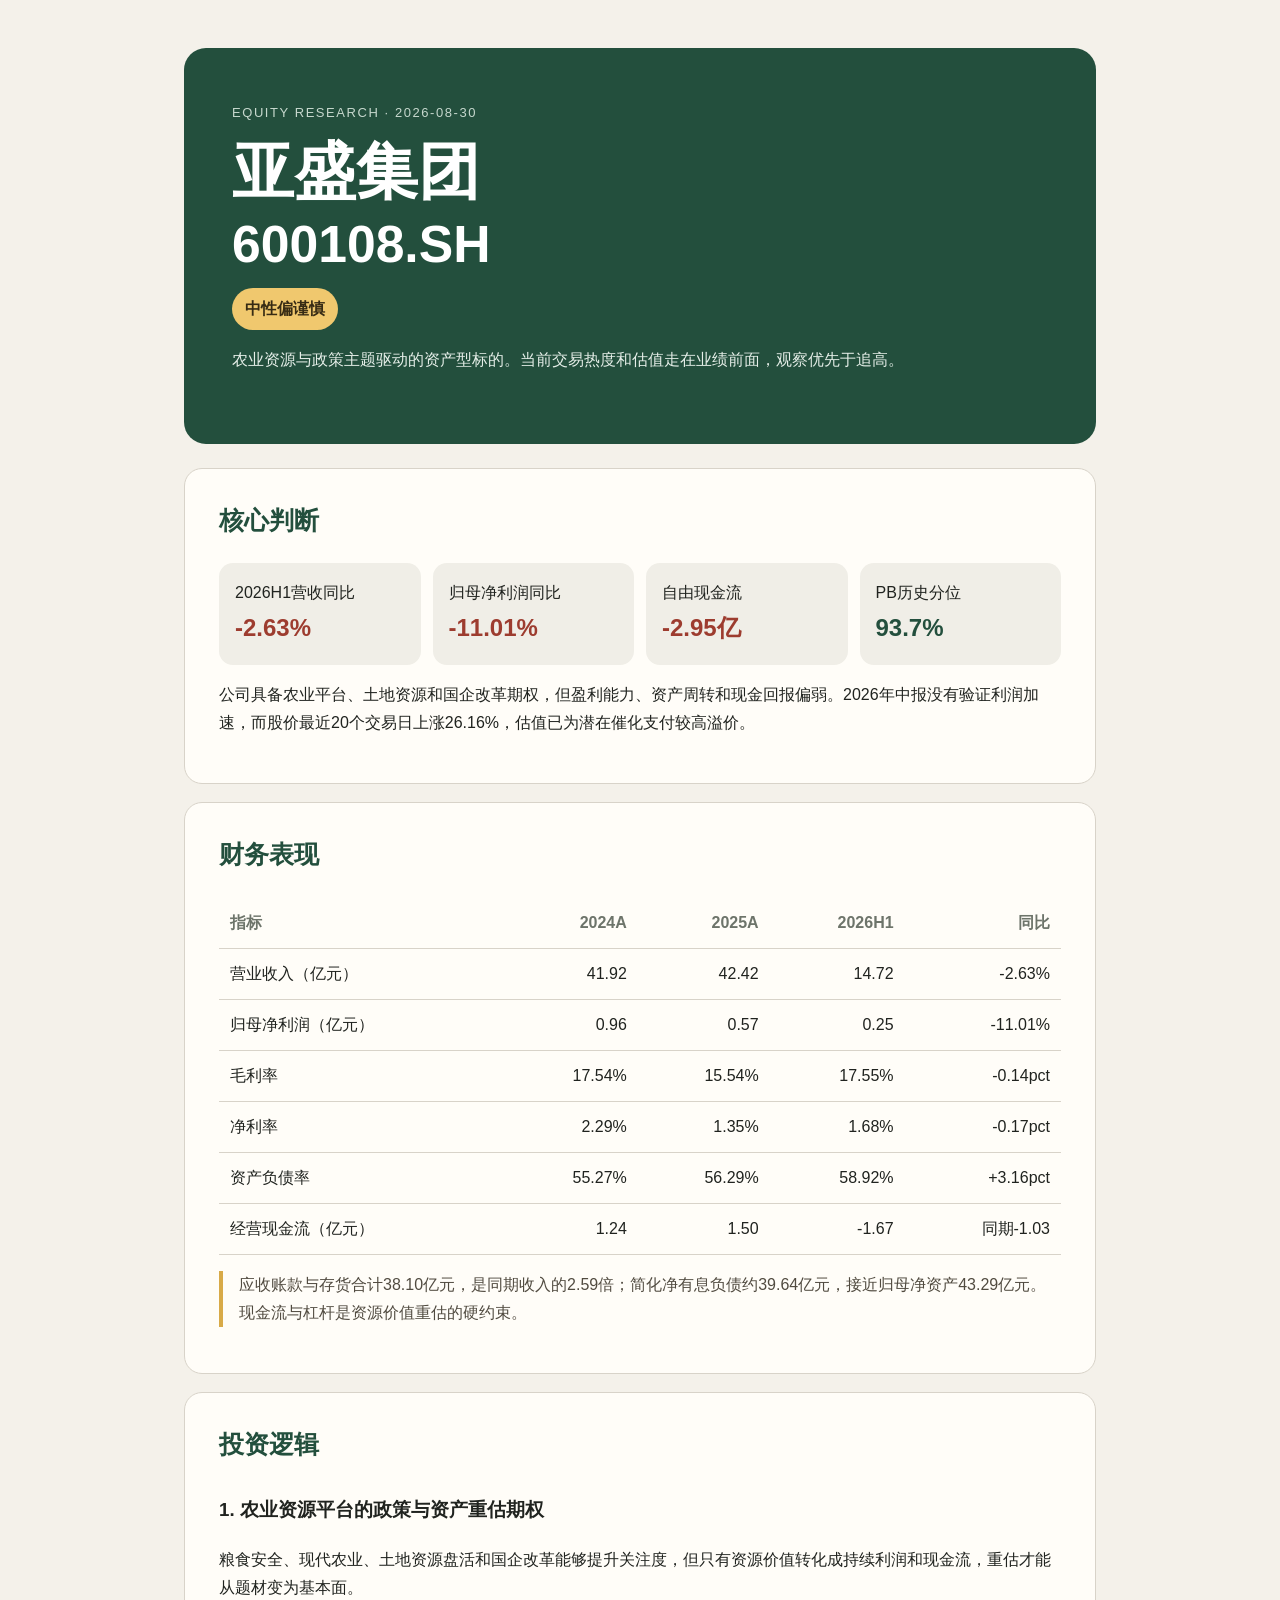
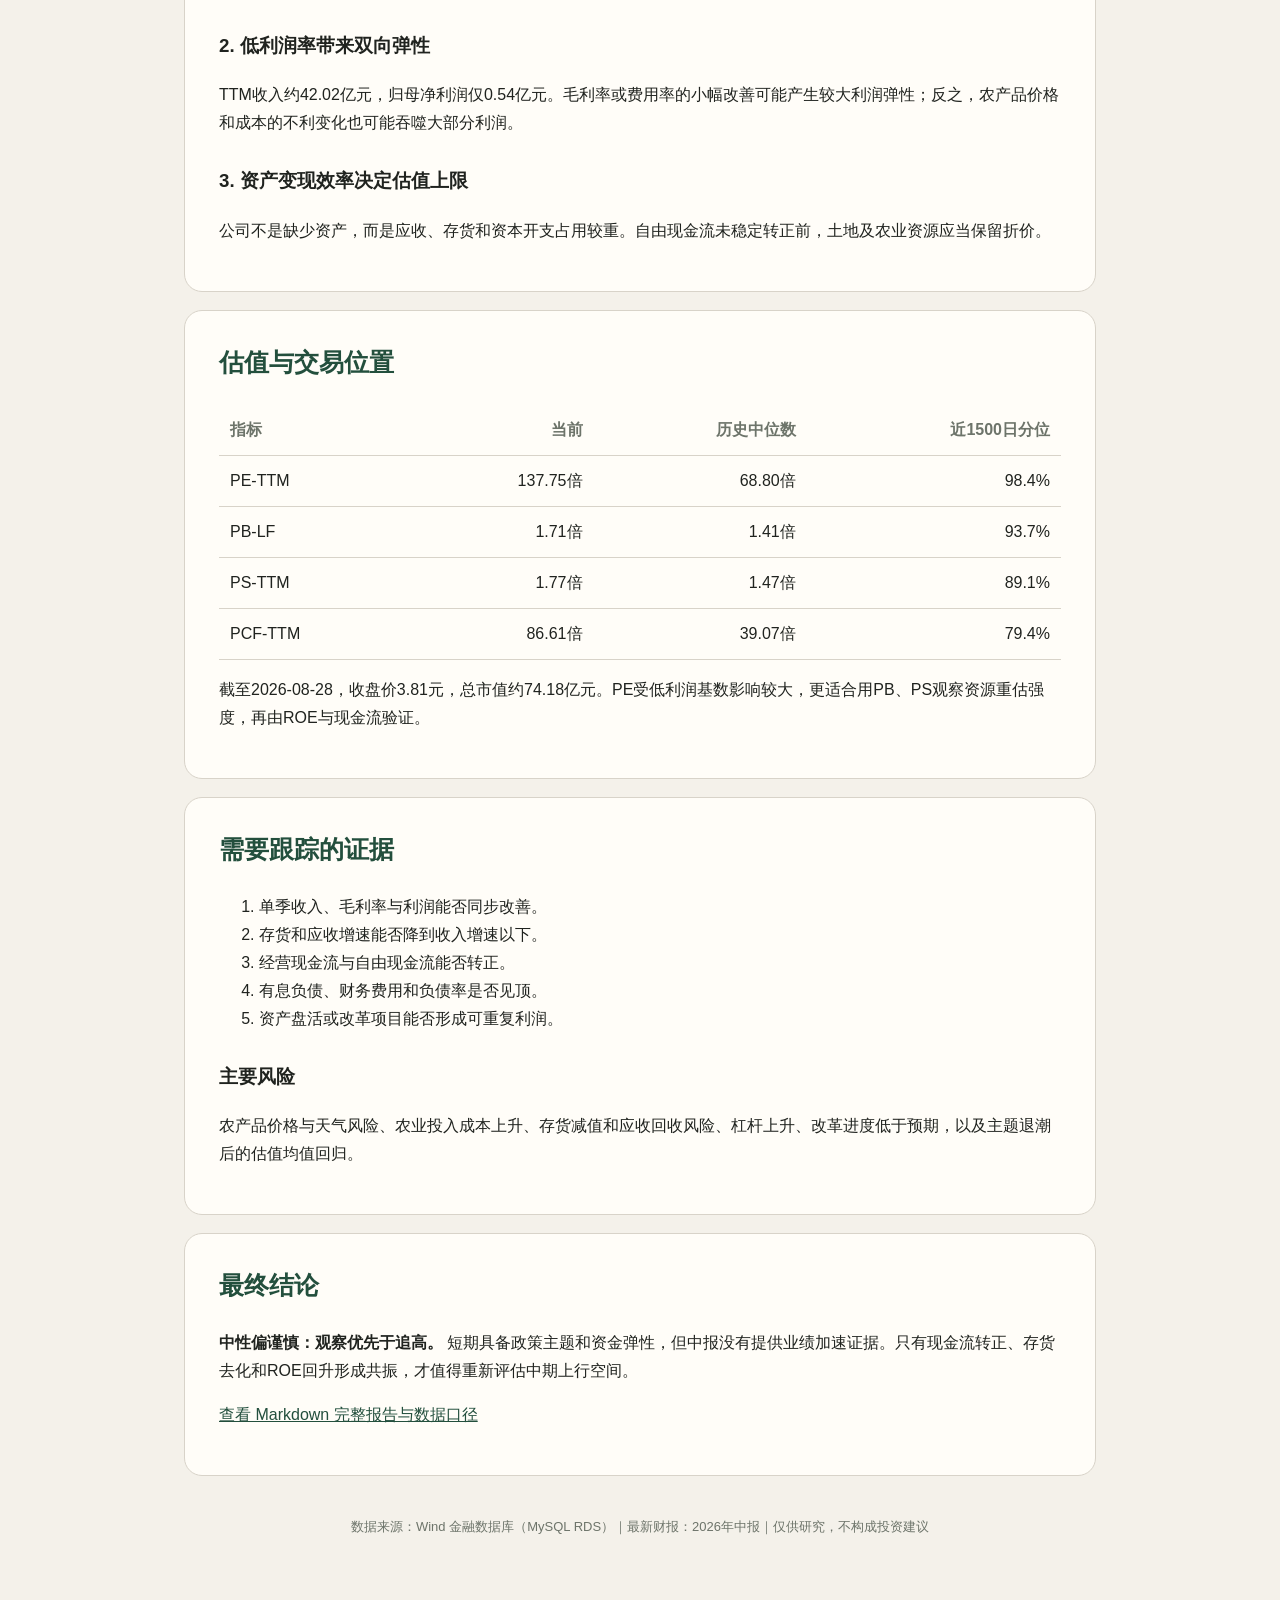
<file: stock-research/600108/index.html>
<!doctype html>
<html lang="zh-CN">
<head>
  <meta charset="utf-8">
  <meta name="viewport" content="width=device-width,initial-scale=1">
  <title>亚盛集团（600108.SH）投资分析报告</title>
  <style>
    :root{--bg:#f4f1ea;--paper:#fffdf8;--ink:#20231f;--muted:#6d746a;--green:#234f3d;--red:#9d3c2f;--line:#d8d3c9}
    *{box-sizing:border-box}body{margin:0;background:var(--bg);color:var(--ink);font-family:"Noto Sans SC","Microsoft YaHei",sans-serif;line-height:1.75}
    main{max-width:960px;margin:auto;padding:24px}.hero{background:var(--green);color:#fff;padding:54px 48px;border-radius:22px;margin:24px 0}
    .eyebrow{letter-spacing:.12em;color:#c7d8ce;font-size:13px}.hero h1{font-size:clamp(34px,6vw,62px);line-height:1.12;margin:12px 0}.hero p{max-width:720px;color:#e5eee8}
    .verdict{display:inline-block;background:#f0c86e;color:#372b14;padding:7px 13px;border-radius:999px;font-weight:700}
    section{background:var(--paper);border:1px solid var(--line);border-radius:18px;padding:30px 34px;margin:18px 0}h2{color:var(--green);font-size:25px;margin-top:0}h3{margin-top:28px}
    .grid{display:grid;grid-template-columns:repeat(4,1fr);gap:12px}.metric{background:#f0eee7;border-radius:14px;padding:16px}.metric b{display:block;font-size:24px;color:var(--green)}.negative b{color:var(--red)}
    table{width:100%;border-collapse:collapse;font-variant-numeric:tabular-nums}th,td{padding:11px;border-bottom:1px solid var(--line);text-align:right}th:first-child,td:first-child{text-align:left}th{color:var(--muted)}
    .note{border-left:4px solid #d8aa48;padding-left:16px;color:#514b40}footer{color:var(--muted);padding:22px 8px 50px;text-align:center;font-size:13px}
    a{color:var(--green)}@media(max-width:720px){main{padding:12px}.hero{padding:34px 24px}.grid{grid-template-columns:repeat(2,1fr)}section{padding:24px 20px;overflow:auto}}
  </style>
</head>
<body><main>
  <header class="hero"><div class="eyebrow">EQUITY RESEARCH · 2026-08-30</div><h1>亚盛集团<br><small>600108.SH</small></h1><span class="verdict">中性偏谨慎</span><p>农业资源与政策主题驱动的资产型标的。当前交易热度和估值走在业绩前面，观察优先于追高。</p></header>
  <section><h2>核心判断</h2><div class="grid">
    <div class="metric negative"><span>2026H1营收同比</span><b>-2.63%</b></div><div class="metric negative"><span>归母净利润同比</span><b>-11.01%</b></div>
    <div class="metric negative"><span>自由现金流</span><b>-2.95亿</b></div><div class="metric"><span>PB历史分位</span><b>93.7%</b></div></div>
    <p>公司具备农业平台、土地资源和国企改革期权，但盈利能力、资产周转和现金回报偏弱。2026年中报没有验证利润加速，而股价最近20个交易日上涨26.16%，估值已为潜在催化支付较高溢价。</p>
  </section>
  <section><h2>财务表现</h2><table><thead><tr><th>指标</th><th>2024A</th><th>2025A</th><th>2026H1</th><th>同比</th></tr></thead><tbody>
    <tr><td>营业收入（亿元）</td><td>41.92</td><td>42.42</td><td>14.72</td><td>-2.63%</td></tr><tr><td>归母净利润（亿元）</td><td>0.96</td><td>0.57</td><td>0.25</td><td>-11.01%</td></tr>
    <tr><td>毛利率</td><td>17.54%</td><td>15.54%</td><td>17.55%</td><td>-0.14pct</td></tr><tr><td>净利率</td><td>2.29%</td><td>1.35%</td><td>1.68%</td><td>-0.17pct</td></tr>
    <tr><td>资产负债率</td><td>55.27%</td><td>56.29%</td><td>58.92%</td><td>+3.16pct</td></tr><tr><td>经营现金流（亿元）</td><td>1.24</td><td>1.50</td><td>-1.67</td><td>同期-1.03</td></tr></tbody></table>
    <p class="note">应收账款与存货合计38.10亿元，是同期收入的2.59倍；简化净有息负债约39.64亿元，接近归母净资产43.29亿元。现金流与杠杆是资源价值重估的硬约束。</p>
  </section>
  <section><h2>投资逻辑</h2><h3>1. 农业资源平台的政策与资产重估期权</h3><p>粮食安全、现代农业、土地资源盘活和国企改革能够提升关注度，但只有资源价值转化成持续利润和现金流，重估才能从题材变为基本面。</p>
    <h3>2. 低利润率带来双向弹性</h3><p>TTM收入约42.02亿元，归母净利润仅0.54亿元。毛利率或费用率的小幅改善可能产生较大利润弹性；反之，农产品价格和成本的不利变化也可能吞噬大部分利润。</p>
    <h3>3. 资产变现效率决定估值上限</h3><p>公司不是缺少资产，而是应收、存货和资本开支占用较重。自由现金流未稳定转正前，土地及农业资源应当保留折价。</p>
  </section>
  <section><h2>估值与交易位置</h2><table><thead><tr><th>指标</th><th>当前</th><th>历史中位数</th><th>近1500日分位</th></tr></thead><tbody>
    <tr><td>PE-TTM</td><td>137.75倍</td><td>68.80倍</td><td>98.4%</td></tr><tr><td>PB-LF</td><td>1.71倍</td><td>1.41倍</td><td>93.7%</td></tr><tr><td>PS-TTM</td><td>1.77倍</td><td>1.47倍</td><td>89.1%</td></tr><tr><td>PCF-TTM</td><td>86.61倍</td><td>39.07倍</td><td>79.4%</td></tr></tbody></table>
    <p>截至2026-08-28，收盘价3.81元，总市值约74.18亿元。PE受低利润基数影响较大，更适合用PB、PS观察资源重估强度，再由ROE与现金流验证。</p>
  </section>
  <section><h2>需要跟踪的证据</h2><ol><li>单季收入、毛利率与利润能否同步改善。</li><li>存货和应收增速能否降到收入增速以下。</li><li>经营现金流与自由现金流能否转正。</li><li>有息负债、财务费用和负债率是否见顶。</li><li>资产盘活或改革项目能否形成可重复利润。</li></ol>
    <h3>主要风险</h3><p>农产品价格与天气风险、农业投入成本上升、存货减值和应收回收风险、杠杆上升、改革进度低于预期，以及主题退潮后的估值均值回归。</p>
  </section>
  <section><h2>最终结论</h2><p><strong>中性偏谨慎：观察优先于追高。</strong> 短期具备政策主题和资金弹性，但中报没有提供业绩加速证据。只有现金流转正、存货去化和ROE回升形成共振，才值得重新评估中期上行空间。</p><p><a href="report.md">查看 Markdown 完整报告与数据口径</a></p></section>
  <footer>数据来源：Wind 金融数据库（MySQL RDS）｜最新财报：2026年中报｜仅供研究，不构成投资建议</footer>
</main></body></html>
</file>
